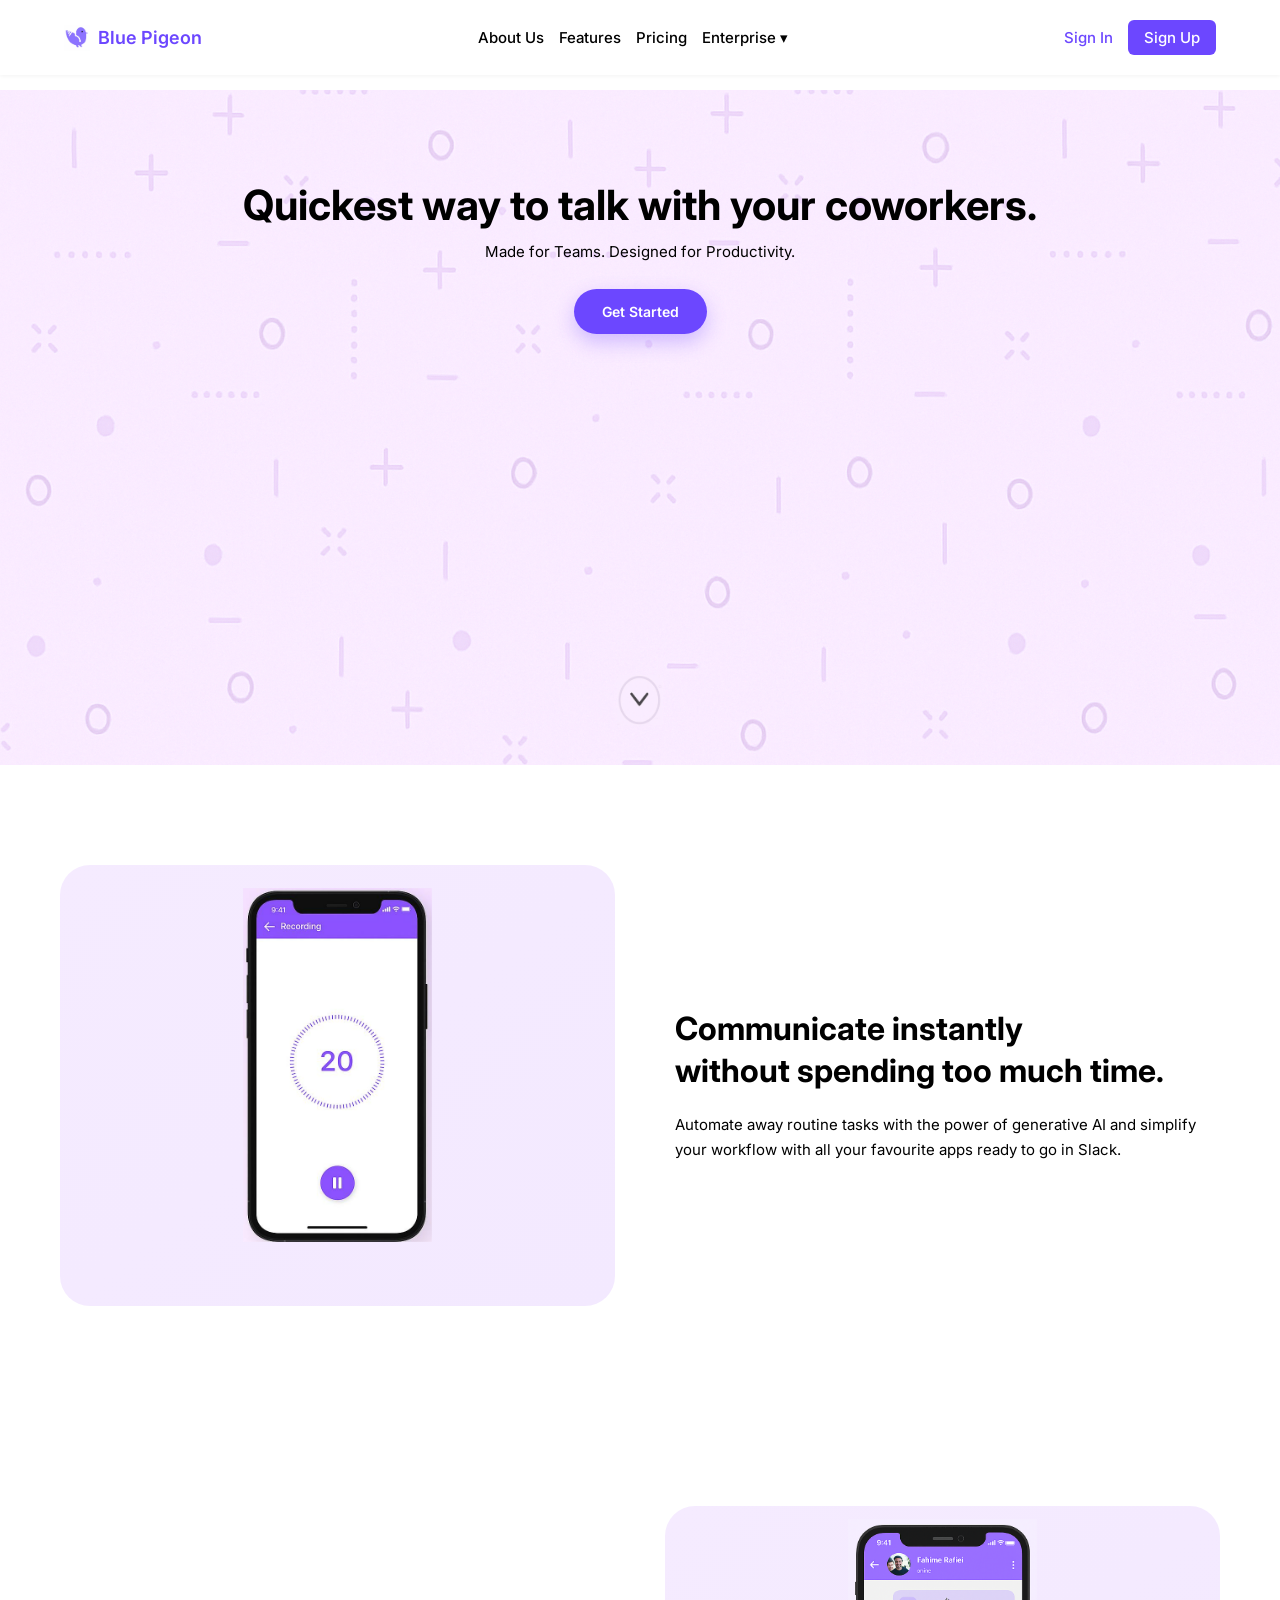
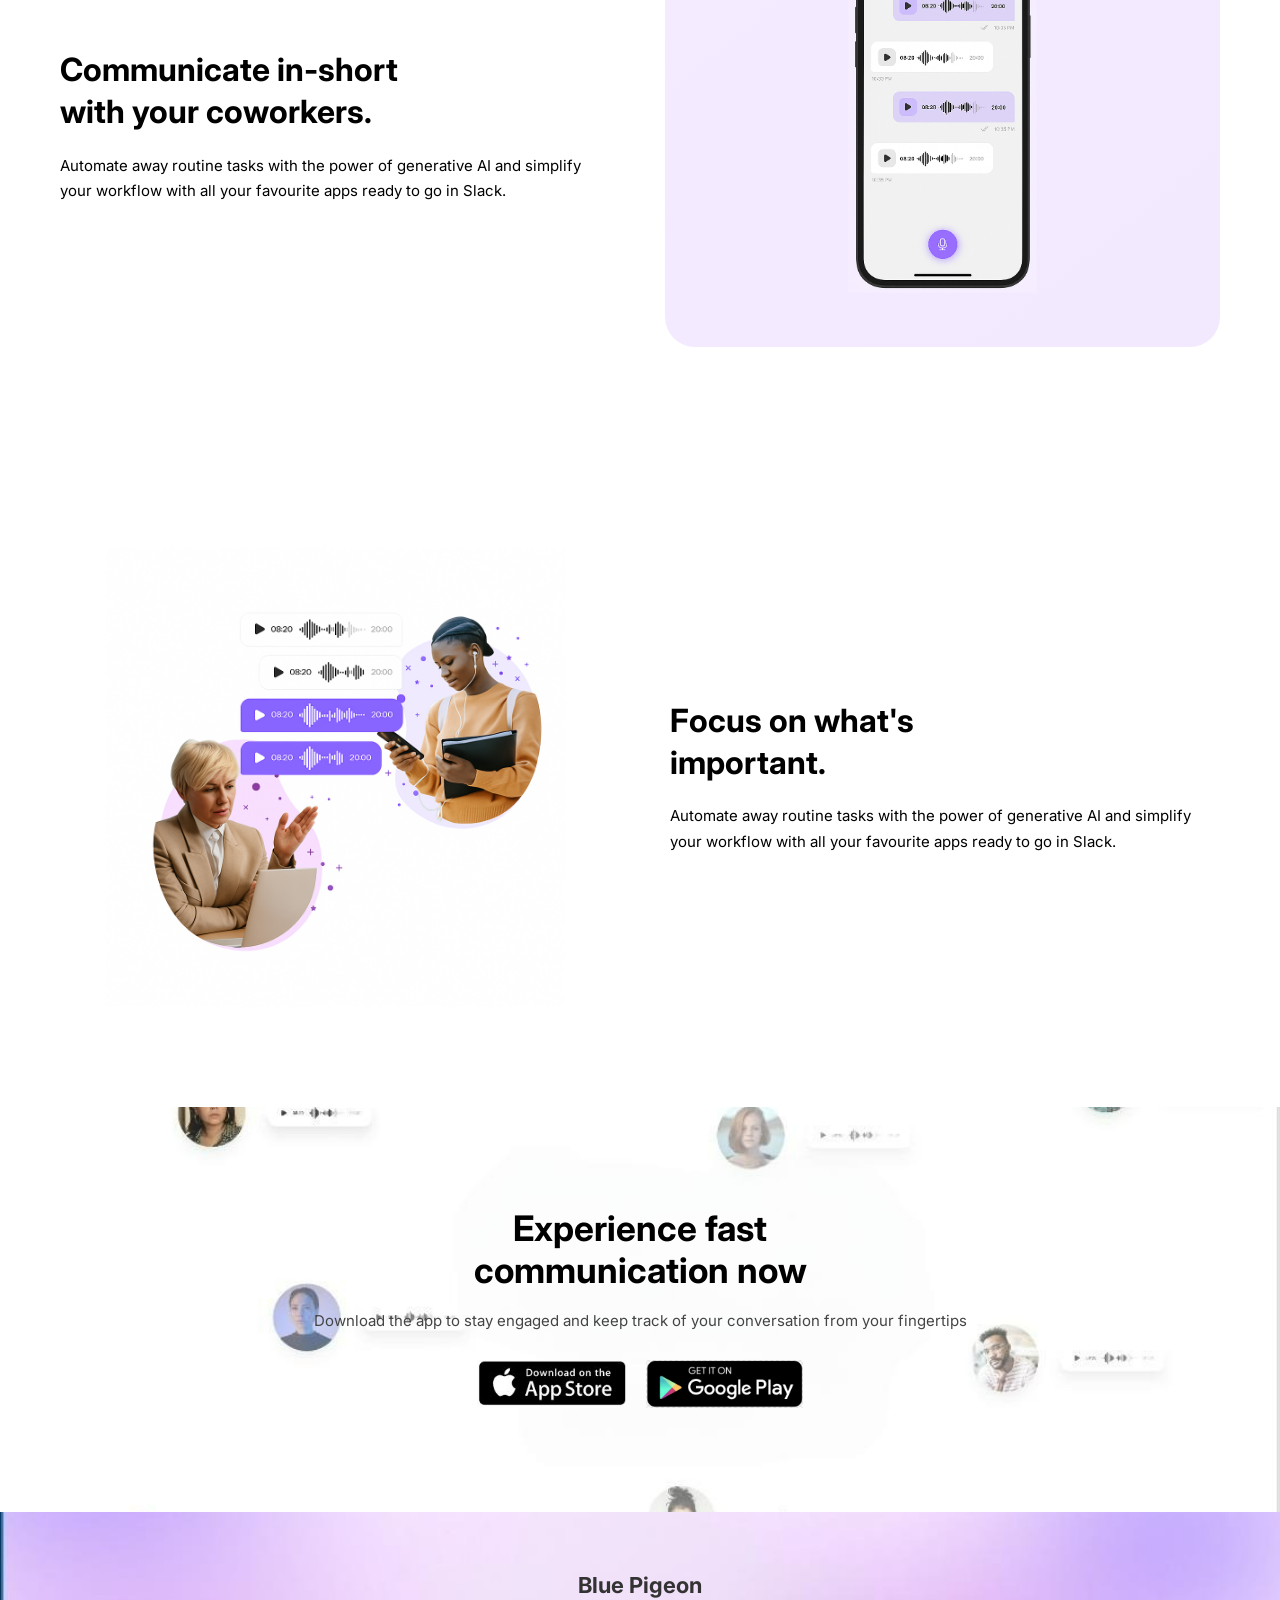
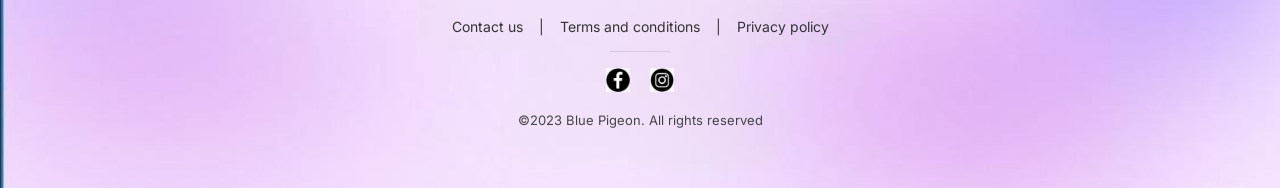
<file: index.html>
<!DOCTYPE html>
<html lang="en">
<head>
  <meta charset="UTF-8" />
  <meta name="viewport" content="width=device-width, initial-scale=1.0" />
  <title>Blue Pigeon</title>
  <link href="https://fonts.googleapis.com/css2?family=Inter:wght@400;700&display=swap" rel="stylesheet">
  <style>
    * {
      margin: 0;
      padding: 0;
      box-sizing: border-box;
    }
    html {
      scroll-behavior: smooth;
    }
    body {
      font-family: 'Inter', sans-serif;
      background-color: #fff;
      color: #000;
    }

    .navbar {
      display: flex;
      justify-content: space-between;
      align-items: center;
      padding: 20px 5vw;
      background-color: white;
      position: fixed;
      top: 0;
      width: 100%;
      z-index: 100;
      box-shadow: 0 1px 4px rgba(0, 0, 0, 0.05);
      flex-wrap: wrap;
      transition: background 0.3s ease;
    }
    .logo {
      display: flex;
      align-items: center;
      gap: 8px;
    }
    .logo img {
      height: 26px;
    }
    .logo span {
      font-size: clamp(1rem, 2vw, 1.125rem);
      font-weight: 600;
      color: #6c47ff;
    }
    .nav-links, .nav-auth {
      display: flex;
      align-items: center;
      gap: 15px;
      flex-wrap: wrap;
    }
    .nav-links a, .signin, .signup {
      text-decoration: none;
      font-size: clamp(0.875rem, 2vw, 0.9375rem);
      font-weight: 500;
    }
    .nav-links a {
      color: #000;
      transition: color 0.2s ease;
    }
    .nav-links a:hover {
      color: #6c47ff;
    }
    .signin {
      color: #6c47ff;
    }
    .signup {
      background-color: #6c47ff;
      color: #fff;
      padding: 8px 16px;
      border-radius: 6px;
      transition: background-color 0.2s ease;
    }
    .signup:hover {
      background-color: #5936d0;
    }

    .hero {
      margin-top: 90px;
      background: url('background2.png') repeat;
      text-align: center;
      padding: 10vh 5vw 14vh;
      min-height: 75vh;
      position: relative;
    }
    .hero-content h1 {
      font-size: clamp(1.75rem, 5vw, 2.6rem);
      font-weight: 700;
      margin-bottom: 12px;
    }
    .hero-content p {
      font-size: 15px;
      margin-bottom: 28px;
    }
    .get-started {
      display: inline-block;
      background-color: #6c47ff;
      color: #fff;
      padding: 14px 28px;
      border-radius: 9999px;
      text-decoration: none;
      font-weight: 600;
      font-size: 14px;
      box-shadow: 0 8px 20px rgba(108, 71, 255, 0.3);
    }
    .scroll-indicator {
      position: absolute;
      bottom: 40px;
      left: 50%;
      transform: translateX(-50%);
      width: 50px;
      height: 50px;
      cursor: pointer;
      animation: bounce 2s infinite;
    }
    .scroll-indicator img {
      width: 100%;
      height: 100%;
      object-fit: contain;
      opacity: 0.7;
    }

    @keyframes bounce {
      0%, 100% { transform: translateX(-50%) translateY(0); }
      50% { transform: translateX(-50%) translateY(10px); }
    }

    .feature-section {
      padding: 100px 60px;
      background-color: #ffffff;
    }
    .feature-container {
      max-width: 1200px;
      margin: 0 auto;
      display: flex;
      align-items: center;
      justify-content: space-between;
      gap: 60px;
      flex-wrap: wrap;
    }
    .feature-container.reverse {
      flex-direction: row-reverse;
    }
    .feature-text, .feature-image.no-style, .feature-image.plain {
      flex: 1;
      min-width: 300px;
    }
    .feature-text h2 {
      font-size: 2rem;
      font-weight: 700;
      margin-bottom: 20px;
      line-height: 1.3;
    }
    .feature-text p {
      font-size: 15px;
      line-height: 1.7;
    }

    /* ✅ Modified to match the reference layout */
    .feature-image.no-style {
      position: relative;
      display: flex;
      justify-content: center;
      align-items: center;
      border-radius: 30px;
      background: linear-gradient(to bottom right, #f5ebff, #f3e9ff);
      padding: 40px 5px 1px;
      overflow: visible;
    }

    .feature-image.no-style img {
      position: relative;
      top: -40px;
      height: 400px;
      width: auto;
      aspect-ratio: 9 / 19;
      object-fit: contain;
    }

    .feature-image.plain {
      display: flex;
      justify-content: center;
      align-items: center;
      background: none;
      box-shadow: none;
      padding: 0;
    }
    .feature-image.plain img {
      max-height: 460px;
      width: auto;
      object-fit: contain;
      max-width: 100%;
    }

    .download-section {
      background: url('bg3.jpg') no-repeat center center;
      background-size: cover;
      text-align: center;
      padding: 100px 20px;
    }
    .download-content h2 {
      font-size: 2.2rem;
      font-weight: 700;
      margin-bottom: 20px;
    }
    .download-content p {
      font-size: 15px;
      color: #444;
      margin-bottom: 30px;
    }
    .store-buttons {
      display: flex;
      justify-content: center;
      gap: 20px;
      flex-wrap: wrap;
    }
    .store-buttons img {
      height: 48px;
    }

    .footer {
      background: url('bg4.jpg') no-repeat center center;
      background-size: cover;
      text-align: center;
      padding: 60px 20px;
      color: #333;
    }
    .footer h2 {
      font-size: 22px;
      font-weight: 700;
      margin-bottom: 20px;
    }
    .footer-links {
      display: flex;
      justify-content: center;
      gap: 16px;
      margin-bottom: 16px;
      font-size: 14px;
      flex-wrap: wrap;
    }
    .footer-links a {
      color: #333;
      text-decoration: none;
    }
    .footer-line {
      width: 60px;
      height: 1px;
      margin: 16px auto;
      background-color: #aaa;
      opacity: 0.4;
    }
    .social-icons {
      display: flex;
      justify-content: center;
      gap: 20px;
      margin: 16px 0;
    }
    .social-icons img {
      height: 24px;
      width: 24px;
      object-fit: contain;
      cursor: pointer;
    }
    .footer p {
      font-size: 13px;
      color: #444;
      margin-top: 10px;
    }
  </style>
</head>
<body>
  <header class="navbar">
    <div class="logo">
      <img src="peigon.png" alt="Blue Pigeon Logo" />
      <span>Blue Pigeon</span>
    </div>
    <nav class="nav-links">
      <a href="#">About Us</a>
      <a href="#">Features</a>
      <a href="#">Pricing</a>
      <a href="#">Enterprise <span class="arrow">▾</span></a>
    </nav>
    <div class="nav-auth">
      <a href="#" class="signin">Sign In</a>
      <a href="#" class="signup">Sign Up</a>
    </div>
  </header>

  <section class="hero">
    <div class="hero-content">
      <h1>Quickest way to talk with your coworkers.</h1>
      <p>Made for Teams. Designed for Productivity.</p>
      <a href="#feature1" class="get-started">Get Started</a>
    </div>
    <div class="scroll-indicator" onclick="document.getElementById('feature1').scrollIntoView({ behavior: 'smooth' })">
      <img src="arrow.png" alt="Scroll Down" />
    </div>
  </section>

  <section id="feature1" class="feature-section">
    <div class="feature-container">
      <div class="feature-image no-style">
        <img src="phone.png" alt="Phone UI - Recording" />
      </div>
      <div class="feature-text">
        <h2>Communicate instantly<br>without spending too much time.</h2>
        <p>Automate away routine tasks with the power of generative AI and simplify your workflow with all your favourite apps ready to go in Slack.</p>
      </div>
    </div>
  </section>

  <section class="feature-section">
    <div class="feature-container reverse">
      <div class="feature-image no-style">
        <img src="phone2.png" alt="Phone UI - Voice Chat" />
      </div>
      <div class="feature-text">
        <h2>Communicate in-short<br>with your coworkers.</h2>
        <p>Automate away routine tasks with the power of generative AI and simplify your workflow with all your favourite apps ready to go in Slack.</p>
      </div>
    </div>
  </section>

  <section class="feature-section">
    <div class="feature-container">
      <div class="feature-image plain">
        <img src="convo.png" alt="People communicating" />
      </div>
      <div class="feature-text">
        <h2>Focus on what's<br>important.</h2>
        <p>Automate away routine tasks with the power of generative AI and simplify your workflow with all your favourite apps ready to go in Slack.</p>
      </div>
    </div>
  </section>

  <section class="download-section">
    <div class="download-content">
      <h2>Experience fast<br>communication now</h2>
      <p>Download the app to stay engaged and keep track of your conversation from your fingertips</p>
      <div class="store-buttons">
        <a href="#"><img src="appstore.png" alt="Download on App Store" /></a>
        <a href="#"><img src="playstore.png" alt="Get it on Google Play" /></a>
      </div>
    </div>
  </section>

  <footer class="footer">
    <h2>Blue Pigeon</h2>
    <div class="footer-links">
      <a href="#">Contact us</a>
      <span>|</span>
      <a href="#">Terms and conditions</a>
      <span>|</span>
      <a href="#">Privacy policy</a>
    </div>
    <div class="footer-line"></div>
    <div class="social-icons">
      <a href="#"><img src="social.jpeg" alt="Facebook" /></a>
      <a href="#"><img src="social2.jpeg" alt="Instagram" /></a>
    </div>
    <p>©2023 Blue Pigeon. All rights reserved</p>
  </footer>
</body>
</html>
</file>
